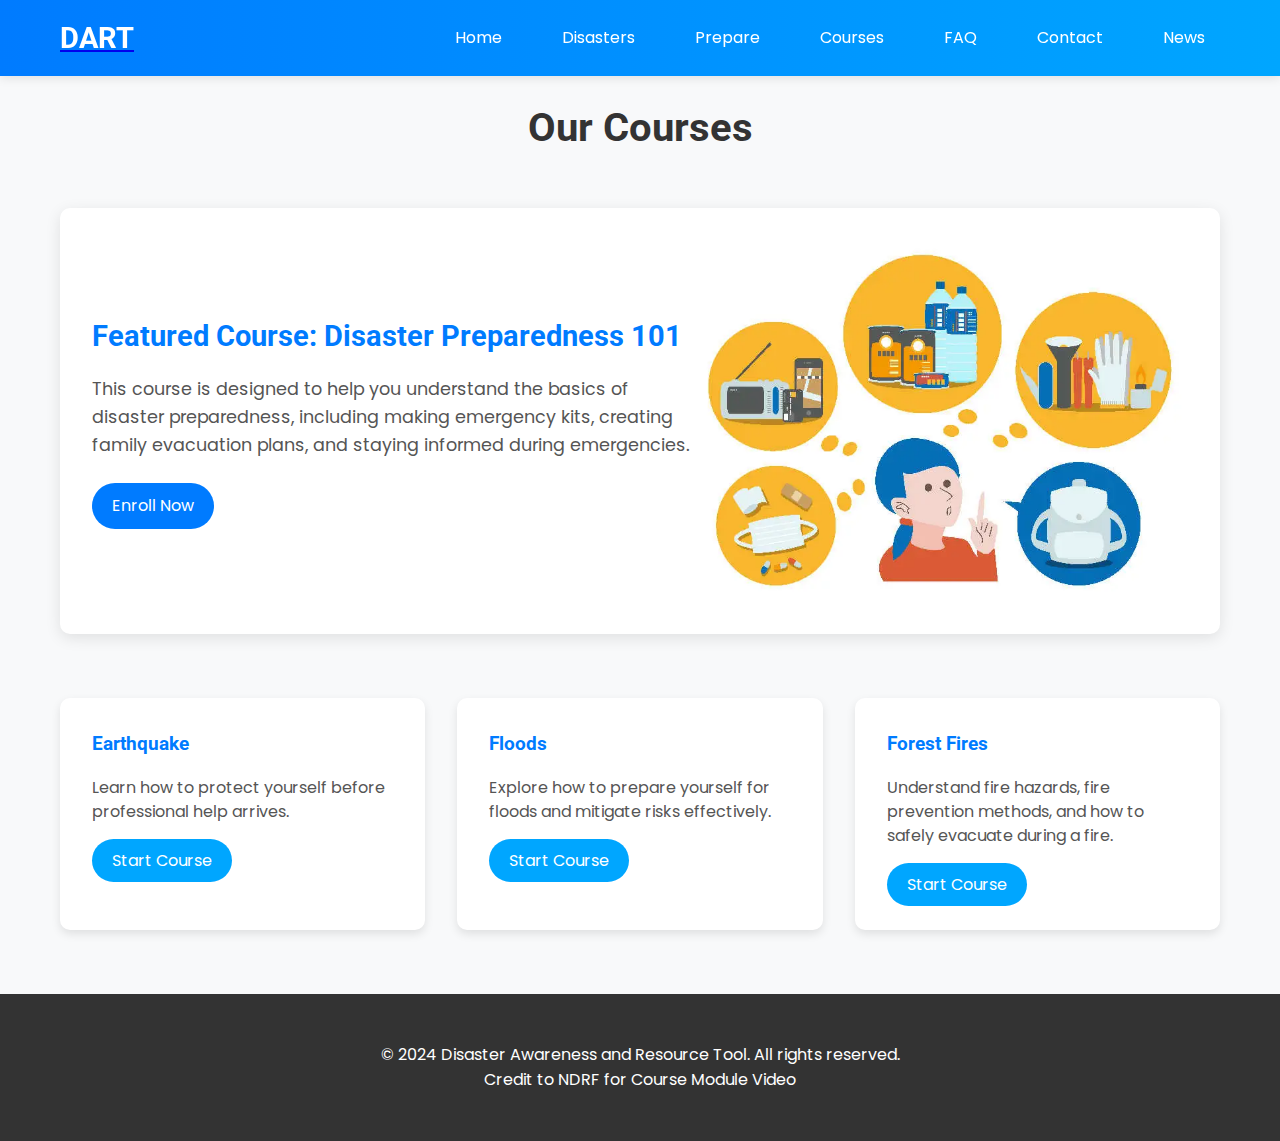
<file: courses.html>
<!-- courses.html -->
<!DOCTYPE html>
<html lang="en">
<head>
    <meta charset="UTF-8">
    <meta name="viewport" content="width=device-width, initial-scale=1.0">
    <title>DART</title>
    <link rel="stylesheet" href="/css/common.css">
    <link rel="stylesheet" href="/css/courses.css">
</head>
<body>

    <!-- Navigation Bar -->
    <nav class="navbar light-mode">
        <div class="container">
            <a href="index.html"><h1>DART</h1></a>
           <!----<div class="hamburger">&#9776;</div>--->
            <ul>
                <li style="--i:1"><a href="index.html">Home</a></li>
                <li style="--i:2"><a href="disasters.html">Disasters</a></li>
                <li style="--i:3"><a href="prepare.html">Prepare</a></li>
                <li style="--i:4"><a href="courses.html">Courses</a></li>
                <li style="--i:5"><a href="faq.html">FAQ</a></li>
                <li style="--i:6"><a href="contact.html">Contact</a></li>
                <li style="--i:7"><a href="news.html">News</a></li>
            </ul>
        </div>
    </nav>

    <!-- Courses Section -->
    <section id="courses" class="section">
        <div class="container">
            <h2>Our Courses</h2>

            <!-- Featured Course Section -->
            <div class="featured-course">
                <div class="featured-content">
                    <h3>Featured Course: Disaster Preparedness 101</h3>
                    <p>This course is designed to help you understand the basics of disaster preparedness, including making emergency kits, creating family evacuation plans, and staying informed during emergencies.</p>
                    <a href="/courses/inst1.html" class="cta-btn">Enroll Now</a>
                </div>
                <div class="featured-image">
                    <img src="/images/Courses.webp" alt="Disaster Preparedness Course">
                </div>
            </div>

            <!-- Grid for Additional Courses -->
            <div class="course-grid">
                <div class="course-item">
                    <h3>Earthquake</h3>
                    <p>Learn how to protect yourself before professional help arrives.</p>
                    <a href="/courses/course2.html" class="btn-secondary">Start Course</a>
                </div>
                <div class="course-item">
                    <h3>Floods</h3>
                    <p>Explore how to prepare yourself for floods and mitigate risks effectively.</p>
                    <a href="/courses/course3.html" class="btn-secondary">Start Course</a>
                </div>
                <div class="course-item">
                    <h3>Forest Fires</h3>
                    <p>Understand fire hazards, fire prevention methods, and how to safely evacuate during a fire.</p>
                    <a href="/courses/course4.html" class="btn-secondary">Start Course</a>
                </div>
            </div>
        </div>
    </section>

    <!-- Footer -->
    <footer>
        <div class="container">
            <p>&copy; 2024 Disaster Awareness and Resource Tool. All rights reserved.</p>
            <p>Credit to NDRF for Course Module Video</p>
        </div>
    </footer>

    <!-- Script for Hamburger Menu -->
    <script>
        const hamburger = document.querySelector('.hamburger');
        const navMenu = document.querySelector('.navbar ul');
      
        hamburger.addEventListener('click', () => {
            navMenu.classList.toggle('active');
        });
    </script>
      
</body>
</html>
</file>
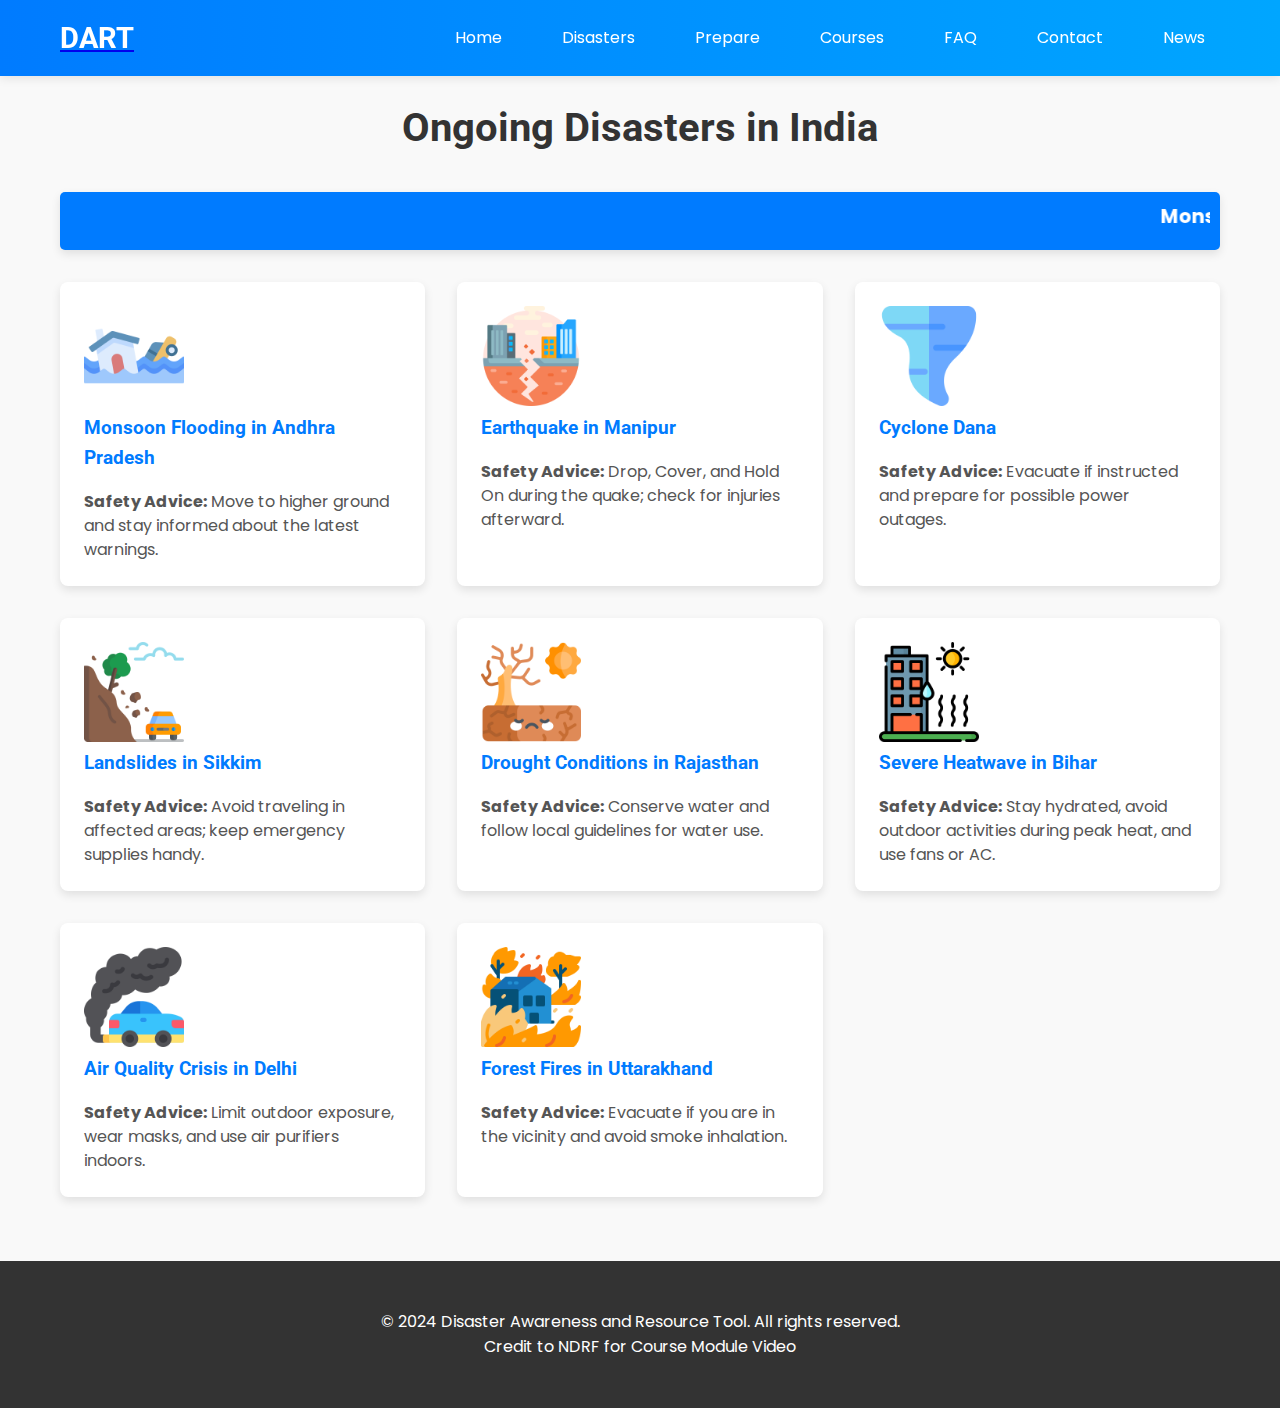
<file: disasters.html>
<!-- disasters.html -->
<!DOCTYPE html>
<html lang="en">
<head>
    <meta charset="UTF-8">
    <meta name="viewport" content="width=device-width, initial-scale=1.0">
    <title>DART</title>
    <link rel="stylesheet" href="/css/common.css">
    <link rel="stylesheet" href="/css/disasters.css">
</head>
<body>

    <nav class="navbar light-mode">
        <div class="container">
            <a href="index.html"><h1>DART</h1></a>
           <!----<div class="hamburger">&#9776;</div>--->
            <ul>
                <li style="--i:1"><a href="index.html">Home</a></li>
                <li style="--i:2"><a href="disasters.html">Disasters</a></li>
                <li style="--i:3"><a href="prepare.html">Prepare</a></li>
                <li style="--i:4"><a href="courses.html">Courses</a></li>
                <li style="--i:5"><a href="faq.html">FAQ</a></li>
                <li style="--i:6"><a href="contact.html">Contact</a></li>
                <li style="--i:7"><a href="news.html">News</a></li>
            </ul>
        </div>
    </nav>

    <!-- Main Section for Disasters -->
    <section id="disasters" class="section">
        <div class="container">
            <h2>Ongoing Disasters in India</h2>
            
            <!-- Marquee for Ongoing Disasters -->
            <div class="marquee-container">
                <marquee behavior="scroll" direction="left" scrollamount="6">
                    <span class="disaster-marquee">
                        Monsoon Flooding in Andhra Pradesh - Severe flooding in multiple districts | 
                        Earthquake in Manipur - 4.1 magnitude felt in several states | 
                        Cyclone Dana impacting Odisha - landfall in Odisha's Puri | 
                        Landslides in Sikkim - loss of around ₹327.67 crore | 
                        Drought conditions in Rajasthan - Water conservation tips | 
                        Severe Heatwave in Bihar - Precautions to take during extreme temperatures | 
                        Air Quality Crisis in Delhi - Stay indoors and use air purifiers | 
                        Forest Fires in Uttarakhand - over 1,000 hectares of forest area |
                    </span>
                </marquee>
            </div>

            <div class="disaster-grid">
                <!-- Quick Survival Guide for each disaster -->
                <div class="disaster-item">
                    <img src="/images/flood.png" alt="Flood" width="100px" height="auto">
                    <h3>Monsoon Flooding in Andhra Pradesh</h3>
                    <p><strong>Safety Advice:</strong> Move to higher ground and stay informed about the latest warnings.</p>
                </div>
                <div class="disaster-item">
                    <img src="/images/earthquake.png" alt="Earthquake" width="100px" height="auto">
                    <h3>Earthquake in Manipur</h3>
                    <p><strong>Safety Advice:</strong> Drop, Cover, and Hold On during the quake; check for injuries afterward.</p>
                </div>
                <div class="disaster-item">
                    <img src="/images/tornado.png" alt="Cyclone" width="100px" height="auto">
                    <h3>Cyclone Dana</h3>
                    <p><strong>Safety Advice:</strong> Evacuate if instructed and prepare for possible power outages.</p>
                </div>
                <div class="disaster-item">
                    <img src="/images/landslide.png" alt="Landslide" width="100px" height="auto">
                    <h3>Landslides in Sikkim</h3>
                    <p><strong>Safety Advice:</strong> Avoid traveling in affected areas; keep emergency supplies handy.</p>
                </div>
                <div class="disaster-item">
                    <img src="/images/drought.png" alt="Drought" width="100px" height="auto">
                    <h3>Drought Conditions in Rajasthan</h3>
                    <p><strong>Safety Advice:</strong> Conserve water and follow local guidelines for water use.</p>
                </div>
                <div class="disaster-item">
                    <img src="/images/heat-wave.png" alt="Heatwave" width="100px" height="auto">
                    <h3>Severe Heatwave in Bihar</h3>
                    <p><strong>Safety Advice:</strong> Stay hydrated, avoid outdoor activities during peak heat, and use fans or AC.</p>
                </div>
                <div class="disaster-item">
                    <img src="/images/car.png" alt="Air Quality" width="100px" height="auto">
                    <h3>Air Quality Crisis in Delhi</h3>
                    <p><strong>Safety Advice:</strong> Limit outdoor exposure, wear masks, and use air purifiers indoors.</p>
                </div>
                <div class="disaster-item">
                    <img src="/images/wildfire.png" alt="Wildfire" width="100px" height="auto">
                    <h3>Forest Fires in Uttarakhand</h3>
                    <p><strong>Safety Advice:</strong> Evacuate if you are in the vicinity and avoid smoke inhalation.</p>
                </div>
            </div>
        </div>
    </section>

    <!-- Footer -->
    <footer>
        <div class="container">
            <p>&copy; 2024 Disaster Awareness and Resource Tool. All rights reserved.</p>
            <p>Credit to NDRF for Course Module Video</p>
        </div>
    </footer>

    <!-- Script for Hamburger Menu -->
    <script>
        const hamburger = document.querySelector('.hamburger');
        const navMenu = document.querySelector('.navbar ul');
      
        hamburger.addEventListener('click', () => {
          navMenu.classList.toggle('active');
        });
    </script>
      
</body>
</html>
</file>
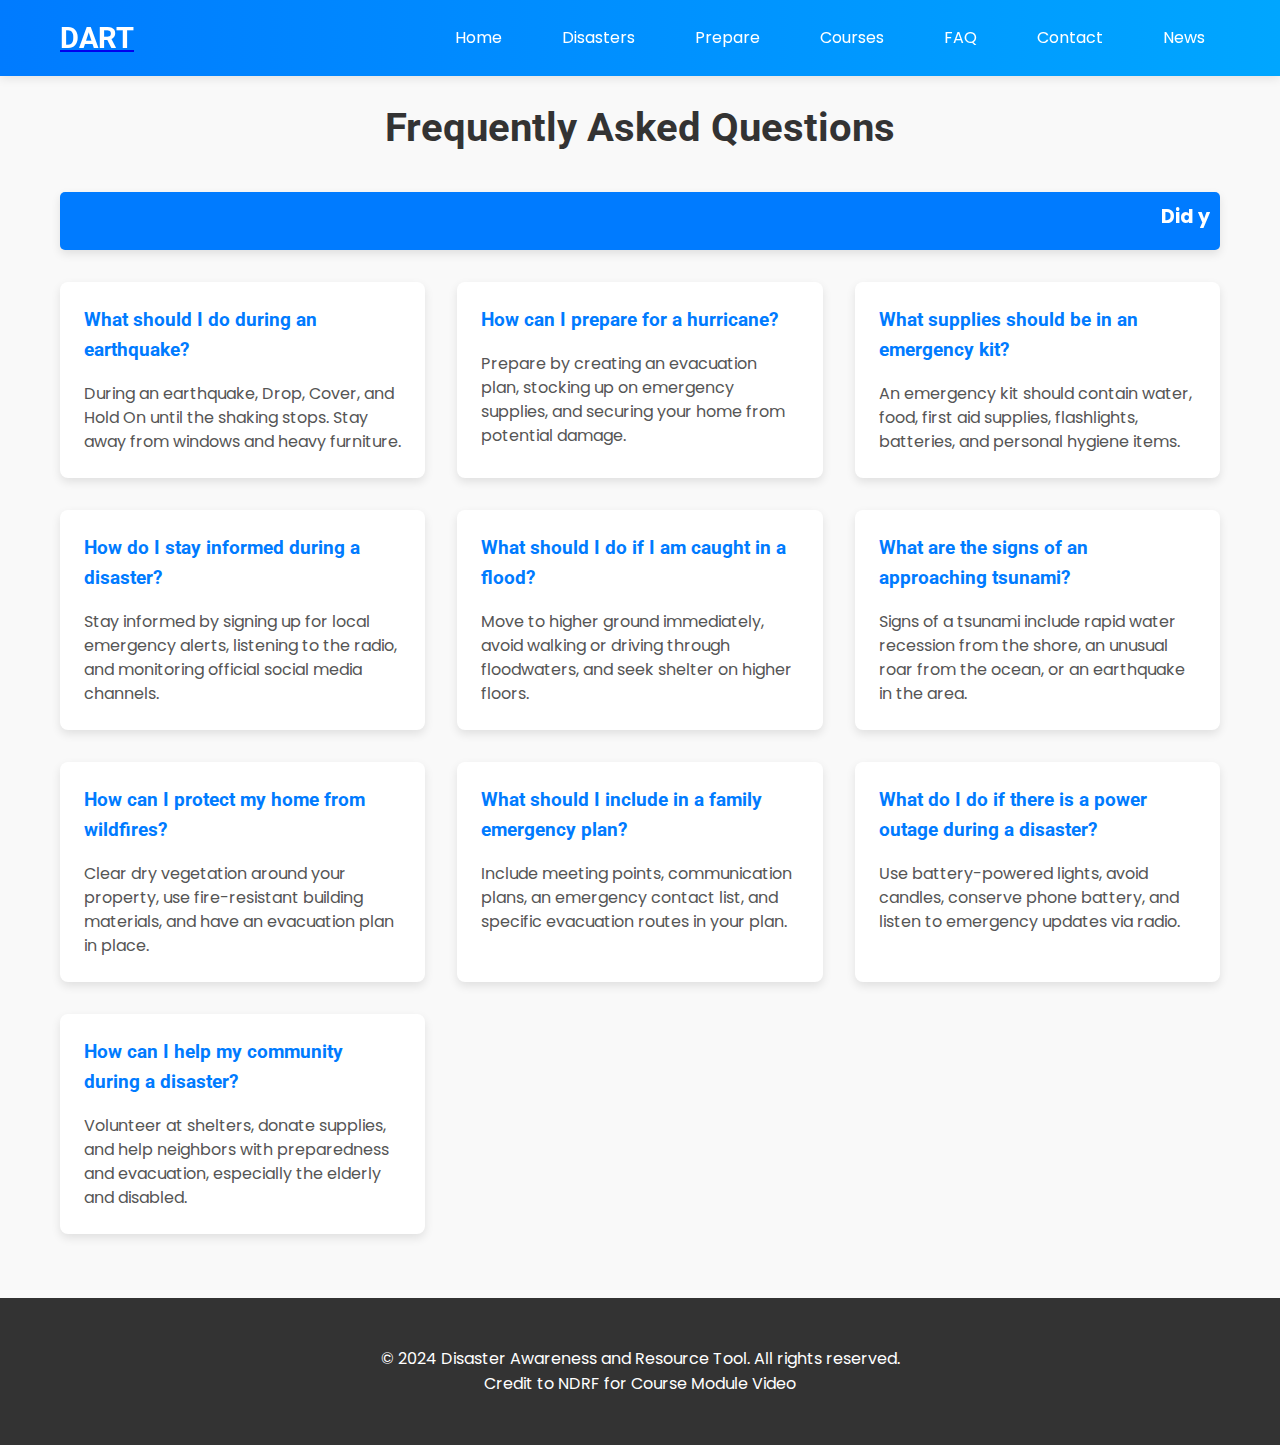
<file: faq.html>
<!-- faq.html -->
<!DOCTYPE html>
<html lang="en">
<head>
    <meta charset="UTF-8">
    <meta name="viewport" content="width=device-width, initial-scale=1.0">
    <title>DART</title>
    <link rel="stylesheet" href="/css/common.css">
    <link rel="stylesheet" href="/css/faq.css">
</head>
<body>

    <!-- Navbar -->
    <nav class="navbar light-mode">
        <div class="container">
            <a href="index.html"><h1>DART</h1></a>
           <!----<div class="hamburger">&#9776;</div>--->
            <ul>
                <li style="--i:1"><a href="index.html">Home</a></li>
                <li style="--i:2"><a href="disasters.html">Disasters</a></li>
                <li style="--i:3"><a href="prepare.html">Prepare</a></li>
                <li style="--i:4"><a href="courses.html">Courses</a></li>
                <li style="--i:5"><a href="faq.html">FAQ</a></li>
                <li style="--i:6"><a href="contact.html">Contact</a></li>
                <li style="--i:7"><a href="news.html">News</a></li>
            </ul>
        </div>
    </nav>

    <!-- FAQ Section -->
    <section id="faq" class="section">
        <div class="container">
            <h2>Frequently Asked Questions</h2>

            <!-- Marquee for Announcements -->
            <div class="marquee-container">
                <marquee behavior="scroll" direction="left" scrollamount="6">
                    <span class="faq-marquee">
                        Did you know? Always have an emergency bag ready with essential supplies | Know your local evacuation routes | Sign up for disaster alerts in your area
                    </span>
                </marquee>
            </div>

            <!-- FAQ Grid -->
            <div class="faq-grid">
                <div class="faq-item">
                    <h3>What should I do during an earthquake?</h3>
                    <p>During an earthquake, Drop, Cover, and Hold On until the shaking stops. Stay away from windows and heavy furniture.</p>
                </div>

                <div class="faq-item">
                    <h3>How can I prepare for a hurricane?</h3>
                    <p>Prepare by creating an evacuation plan, stocking up on emergency supplies, and securing your home from potential damage.</p>
                </div>

                <div class="faq-item">
                    <h3>What supplies should be in an emergency kit?</h3>
                    <p>An emergency kit should contain water, food, first aid supplies, flashlights, batteries, and personal hygiene items.</p>
                </div>

                <div class="faq-item">
                    <h3>How do I stay informed during a disaster?</h3>
                    <p>Stay informed by signing up for local emergency alerts, listening to the radio, and monitoring official social media channels.</p>
                </div>

                <div class="faq-item">
                    <h3>What should I do if I am caught in a flood?</h3>
                    <p>Move to higher ground immediately, avoid walking or driving through floodwaters, and seek shelter on higher floors.</p>
                </div>

                <div class="faq-item">
                    <h3>What are the signs of an approaching tsunami?</h3>
                    <p>Signs of a tsunami include rapid water recession from the shore, an unusual roar from the ocean, or an earthquake in the area.</p>
                </div>

                <div class="faq-item">
                    <h3>How can I protect my home from wildfires?</h3>
                    <p>Clear dry vegetation around your property, use fire-resistant building materials, and have an evacuation plan in place.</p>
                </div>

                <div class="faq-item">
                    <h3>What should I include in a family emergency plan?</h3>
                    <p>Include meeting points, communication plans, an emergency contact list, and specific evacuation routes in your plan.</p>
                </div>

                <div class="faq-item">
                    <h3>What do I do if there is a power outage during a disaster?</h3>
                    <p>Use battery-powered lights, avoid candles, conserve phone battery, and listen to emergency updates via radio.</p>
                </div>

                <div class="faq-item">
                    <h3>How can I help my community during a disaster?</h3>
                    <p>Volunteer at shelters, donate supplies, and help neighbors with preparedness and evacuation, especially the elderly and disabled.</p>
                </div>
            </div>
        </div>
    </section>

    <!-- Footer -->
    <footer>
        <div class="container">
            <p>&copy; 2024 Disaster Awareness and Resource Tool. All rights reserved.</p>
            <p>Credit to NDRF for Course Module Video</p>
        </div>
    </footer>

    <!-- JavaScript for Mobile Navbar Toggle -->
    <script>
        const hamburger = document.querySelector('.hamburger');
        const navMenu = document.querySelector('.navbar ul');
      
        hamburger.addEventListener('click', () => {
            navMenu.classList.toggle('active');
        });
    </script>
      
</body>
</html>
</file>
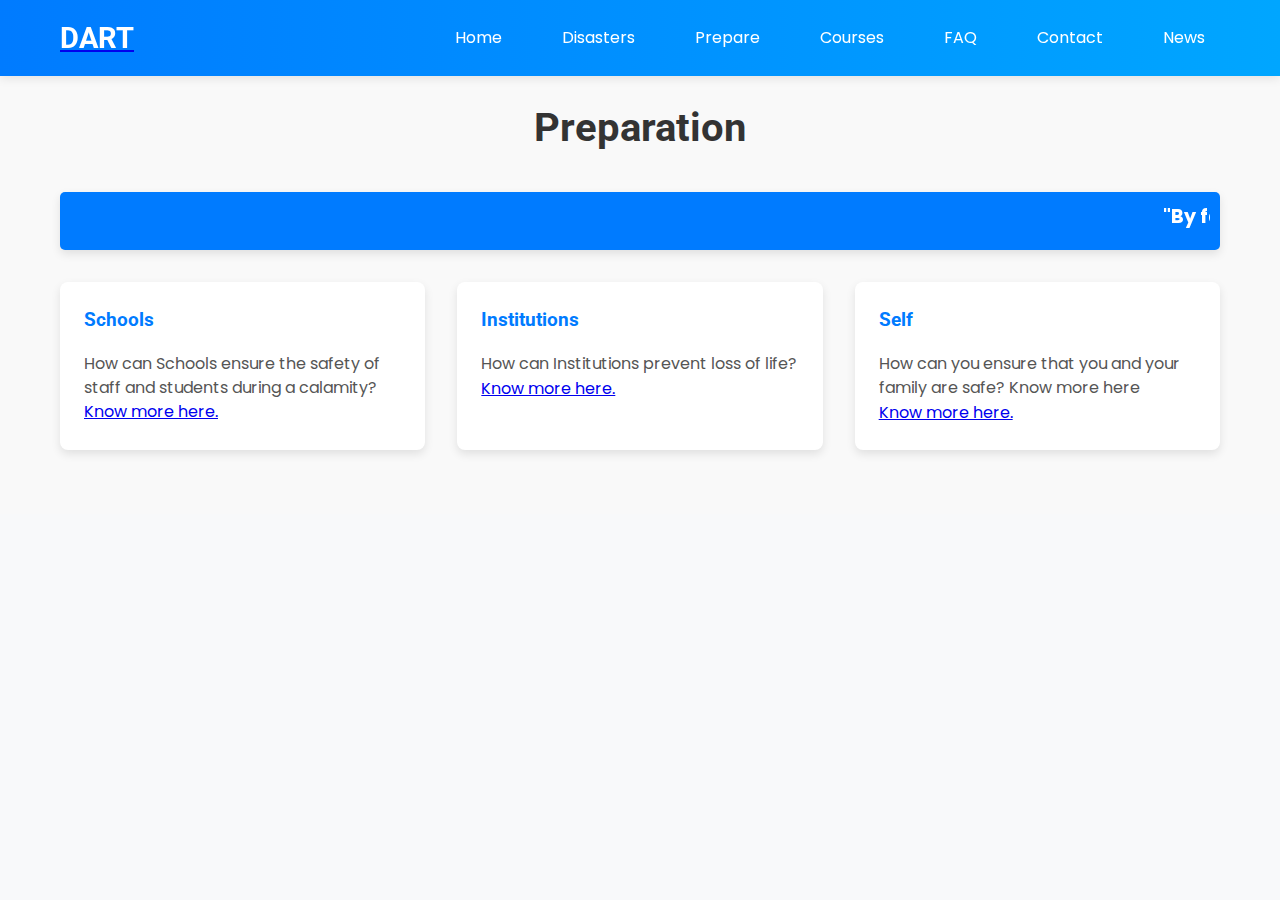
<file: prepare.html>
<!-- prepare.html -->
<!DOCTYPE html>
<html lang="en">
<head>
    <meta charset="UTF-8">
    <meta name="viewport" content="width=device-width, initial-scale=1.0">
    <title>DART</title>
    <link rel="stylesheet" href="/css/common.css">
    <link rel="stylesheet" href="/css/prepare.css">
</head>
<body>

    <!-- Navbar -->
    <nav class="navbar light-mode">
        <div class="container">
            <a href="index.html"><h1>DART</h1></a>
           <!----<div class="hamburger">&#9776;</div>--->
            <ul>
                <li style="--i:1"><a href="index.html">Home</a></li>
                <li style="--i:2"><a href="disasters.html">Disasters</a></li>
                <li style="--i:3"><a href="prepare.html">Prepare</a></li>
                <li style="--i:4"><a href="courses.html">Courses</a></li>
                <li style="--i:5"><a href="faq.html">FAQ</a></li>
                <li style="--i:6"><a href="contact.html">Contact</a></li>
                <li style="--i:7"><a href="news.html">News</a></li>
            </ul>
        </div>
    </nav>

    <!-- Prep Section -->
    <section id="faq" class="section">
        <div class="container">
            <h2>Preparation</h2>

            <!-- Marquee -->
            <div class="marquee-container">
                <marquee behavior="scroll" direction="left" scrollamount="6">
                    <span class="faq-marquee">
                        "By failing to prepare, you are preparing to fail."      |      "Plans are worthless, but planning is indispensable."
                    </span>
                </marquee>
            </div>

            <!-- FAQ Grid -->
            <div class="faq-grid">
                <div class="prep-item">
                    <h3>Schools</h3>
        <p>How can Schools ensure the safety of staff and students during a calamity? 
            <a href="https://megrevenuedm.gov.in/msdma/plans/school-disaster-mgmt-plan.pdf">Know more here.</a>
                </div>

                <div class="prep-item">
                    <h3>Institutions</h3>
                    <p>How can Institutions prevent loss of life?</p>
                    <a href="https://ndma.gov.in/sites/default/files/PDF/Sikkim_Conclave/Session%202/1%20z%20NDMA%20Disaster%20Management%20PPT%20by%20JS%20(PP)%20-%20Revised.pdf">Know more here.</a>
                </div>

                <div class="prep-item">
                    <h3>Self</h3>
                    <p>How can you ensure that you and your family are safe? Know more here</p>
                    <a href="http://rcueslucknow.org/publication/TrainingModules/Dr.A.K.Singh/HandBookDisasterManagement.pdf">Know more here.</a>
                </div>


    <!-- JavaScript for Mobile Navbar Toggle -->
    <script>
        const hamburger = document.querySelector('.hamburger');
        const navMenu = document.querySelector('.navbar ul');
      
        hamburger.addEventListener('click', () => {
            navMenu.classList.toggle('active');
        });
    </script>
      
</body>
</html>
</file>
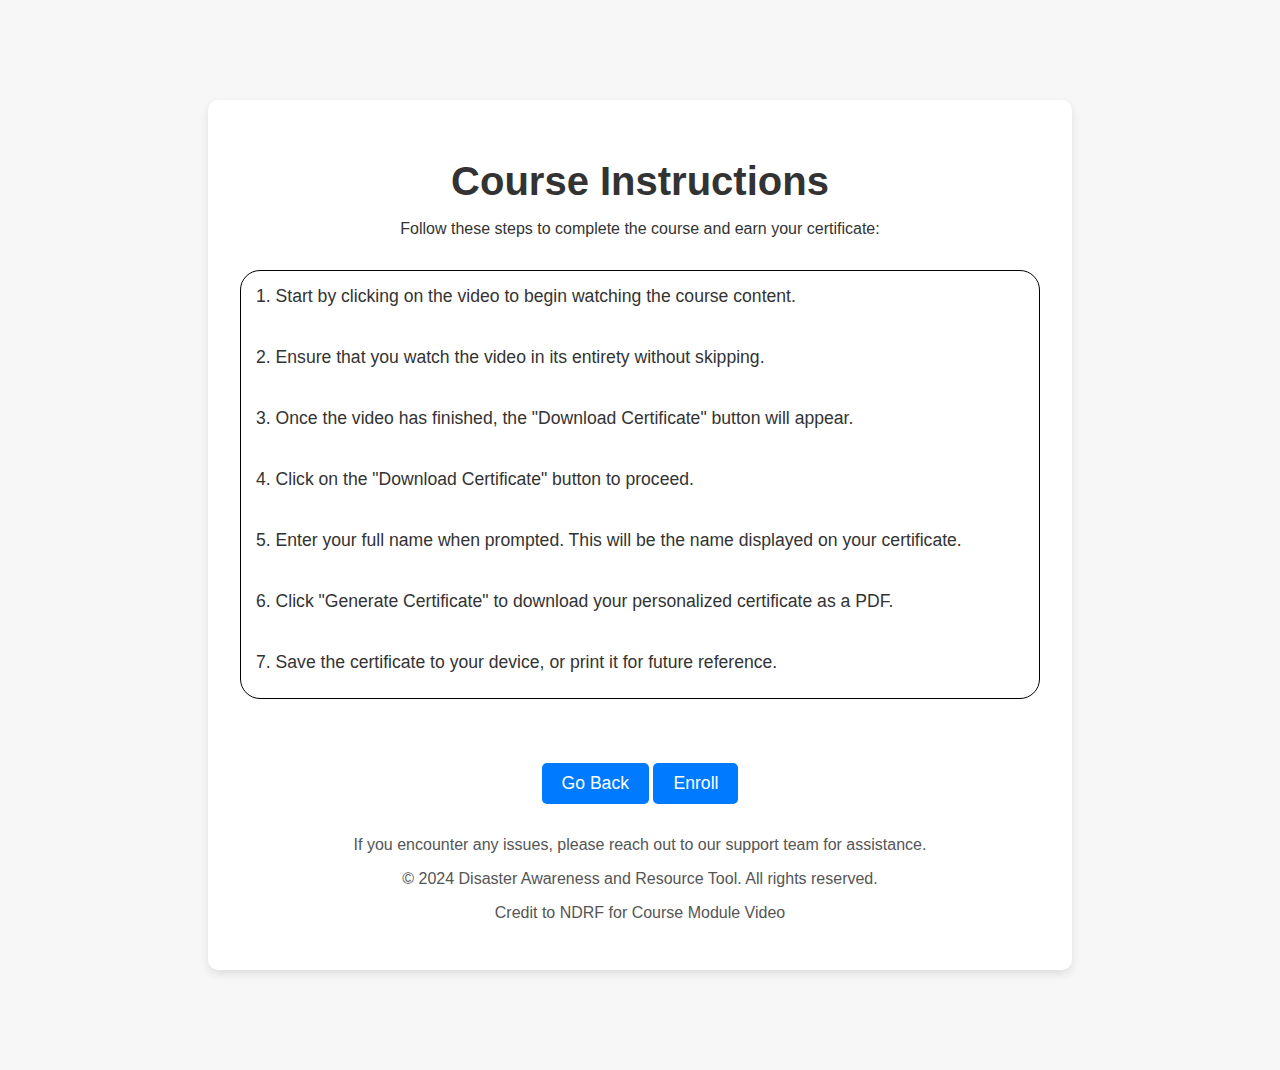
<file: courses/inst1.html>
<!DOCTYPE html>
<html lang="en">
<head>
    <meta charset="UTF-8">
    <meta name="viewport" content="width=device-width, initial-scale=1.0">
    <title>Instructions</title>
    <style>
        /* Default Light Mode Styles */
        body {
            font-family: Arial, sans-serif;
            margin: 0;
            padding: 0;
            background-color: #f7f7f7;
            color: #333;
        }

        /* Container */
        .container {
            max-width: 800px;
            margin: 100px auto; /* Adjusted margin for the fixed navbar */
            padding: 2rem;
            background-color: #fff;
            border-radius: 10px;
            box-shadow: 0 4px 10px rgba(0, 0, 0, 0.1);
            text-align: center;
            animation: fadeIn 1s ease-out;
        }

        /* Heading */
        h1 {
            font-size: 2.5rem;
            margin-bottom: 1rem;
            animation: fadeInDown 1.2s ease-out;
        }

        /* Instructions List */
        ul {
            text-align: left;
            margin: 2rem 0;
            padding: 0;
            list-style: none;
            animation: fadeInUp 1.5s ease-out;
            border-radius: 20px;
            border: 1px solid black;
        }

        ul li {
            padding: 15px;
            margin-bottom: 10px;
            border-radius: 50px;
            font-size: 1.1rem;
        }

        /* Styled Anchors as Buttons */
        .nav-button,
        .prev-button {
            display: inline-block;
            margin-top: 2rem;
            padding: 10px 20px;
            font-size: 1.1rem;
            color: white;
            background-color: #007bff;
            text-decoration: none; /* Remove underline */
            border-radius: 5px;
            cursor: pointer;
            transition: background-color 0.3s ease;
            animation: fadeInUp 1.5s ease-out;
        }

        .nav-button:hover,
        .prev-button:hover {
            background-color: #0056b3;
        }

        /* Footer */
        footer {
            margin-top: 2rem;
            font-size: 1rem;
            color: #555;
            animation: fadeInUp 1.8s ease-out;
        }

        /* Animations */
        @keyframes fadeIn {
            from { opacity: 0; }
            to { opacity: 1; }
        }

        @keyframes fadeInDown {
            from { opacity: 0; transform: translateY(-30px); }
            to { opacity: 1; transform: translateY(0); }
        }

        @keyframes fadeInUp {
            from { opacity: 0; transform: translateY(30px); }
            to { opacity: 1; transform: translateY(0); }
        }

        /* Responsive Design */
        @media (max-width: 768px) {
            h1 {
                font-size: 2rem;
            }

            .container {
                padding: 1.5rem;
            }

            ul li {
                font-size: 1rem;
            }

            .nav-button,
            .prev-button {
                font-size: 1rem;
            }
        }

        /* Dark Mode Styles */
        @media (prefers-color-scheme: dark) {
            body {
                background-color: #121212;
                color: #ffffff;
            }

            .container {
                background-color: #1e1e1e;
                box-shadow: 0 4px 10px rgba(255, 255, 255, 0.1);
            }

            ul {
                border: 1px solid #444;
            }

            ul li {
                background-color: #333;
                color: #ffffff;
            }

            .nav-button,
            .prev-button {
                background-color: #007bff;
            }

            .nav-button:hover,
            .prev-button:hover {
                background-color: #0056b3;
            }

            footer {
                color: #bbb;
            }
        }
    </style>
</head>
<body>
    <div class="container">
        <h1>Course Instructions</h1>
        <p>Follow these steps to complete the course and earn your certificate:</p>
        <ul>
            <li>1. Start by clicking on the video to begin watching the course content.</li>
            <li>2. Ensure that you watch the video in its entirety without skipping.</li>
            <li>3. Once the video has finished, the "Download Certificate" button will appear.</li>
            <li>4. Click on the "Download Certificate" button to proceed.</li>
            <li>5. Enter your full name when prompted. This will be the name displayed on your certificate.</li>
            <li>6. Click "Generate Certificate" to download your personalized certificate as a PDF.</li>
            <li>7. Save the certificate to your device, or print it for future reference.</li>
        </ul>
        
        <!-- Navigation Anchors Styled as Buttons -->
        <a class="nav-button" href="javascript:history.back()">Go Back</a>
        <a class="prev-button" href="course1.html">Enroll</a> <!-- Change 'courses.html' to your desired page -->

        <footer>
            If you encounter any issues, please reach out to our support team for assistance.
            <p>&copy; 2024 Disaster Awareness and Resource Tool. All rights reserved.</p>
            <p>Credit to NDRF for Course Module Video</p>
        </footer>
    </div>
</body>
</html>
</file>
<file: css/courses.css>
/* Courses Page Styles */
#courses {
    padding: 4rem 0;
    background-color: #f8f9fa;
}

h2 {
    text-align: center;
    color: #333;
    margin-top: 2rem;
    margin-bottom: 3rem;
    font-size: 2.5rem;
    animation: fadeInDown 0.8s ease-out;
}

/* Featured Course Section */
.featured-course {
    display: flex;
    align-items: center;
    justify-content: space-between;
    background-color: #fff;
    padding: 2rem;
    border-radius: 10px;
    box-shadow: 0 4px 15px rgba(0, 0, 0, 0.1);
    margin-bottom: 4rem;
    transition: all 0.3s ease;
    animation: slideInRight 1s ease-out;
}

.featured-content {
    max-width: 600px;
}

.featured-content h3 {
    font-size: 1.8rem;
    color: #007BFF;
    margin-bottom: 1rem;
    animation: fadeInLeft 1s ease-out;
}

.featured-content p {
    font-size: 1.1rem;
    margin-bottom: 1.5rem;
    line-height: 1.6;
    color: #555;
    animation: fadeInLeft 1.2s ease-out;
}

.featured-image img {
    max-width: 100%;
    border-radius: 8px;
    animation: fadeInRight 1.5s ease-out;
}

.cta-btn {
    display: inline-block;
    background-color: #007BFF;
    color: #fff;
    padding: 10px 20px;
    border-radius: 50px;
    text-decoration: none;
    transition: all 0.3s ease;
    animation: fadeInUp 1.3s ease-out;
}

.cta-btn:hover {
    background-color: #0056b3;
}

/* Course Grid Styling */
.course-grid {
    display: grid;
    grid-template-columns: repeat(auto-fit, minmax(280px, 1fr));
    gap: 2rem;
    animation: fadeInUp 1s ease-out;
}

.course-item {
    background-color: white;
    padding: 2rem;
    border-radius: 10px;
    box-shadow: 0 4px 10px rgba(0, 0, 0, 0.1);
    transition: all 0.3s ease;
    animation: slideInUp 1s ease-out;
}

.course-item:hover {
    transform: scale(1.03);
}

.course-item h3 {
    color: #007BFF;
    margin-bottom: 1rem;
}

.course-item p {
    font-size: 1rem;
    line-height: 1.5;
    color: #555;
    margin-bottom: 1.5rem;
}

.btn-secondary {
    background-color: #00A6FF;
    color: white;
    padding: 10px 20px;
    border-radius: 50px;
    text-decoration: none;
    transition: all 0.3s ease;
    animation: fadeInUp 1.1s ease-out;
}

.btn-secondary:hover {
    background-color: #007BFF;
}

.navbar.light-mode {
    background: linear-gradient(90deg, #007BFF, #00A6FF) !important;
    color: white !important;
}

.navbar.light-mode h1,
.navbar.light-mode ul li a {
    color: white !important;
}

.navbar.light-mode ul li a:hover {
    background-color: rgba(255, 255, 255, 0.2) !important;
}

/* Responsive Design */
@media (max-width: 768px) {
    h2 {
        font-size: 2rem; /* Smaller heading */
    }

    .featured-course {
        flex-direction: column;
        text-align: center;
        padding: 1.5rem; /* Less padding on mobile */
    }

    .featured-content h3 {
        font-size: 1.5rem; /* Smaller course title */
    }

    .featured-content p {
        font-size: 1rem; /* Smaller course description */
    }

    .featured-image img {
        max-width: 80%; /* Reduce image size */
        margin-top: 1rem;
    }

    .course-grid {
        grid-template-columns: repeat(auto-fit, minmax(200px, 1fr)); /* Adjust grid for smaller items */
    }

    .course-item {
        padding: 1.5rem; /* Less padding on course items */
    }

    .course-item h3 {
        font-size: 1.2rem; /* Smaller course item title */
    }

    .course-item p {
        font-size: 0.9rem; /* Smaller course item description */
    }

    .btn-secondary {
        font-size: 0.9rem; /* Smaller button text */
    }
}

/* Animations */
@keyframes fadeInDown {
    from {
        opacity: 0;
        transform: translateY(-30px);
    }
    to {
        opacity: 1;
        transform: translateY(0);
    }
}

@keyframes fadeInLeft {
    from {
        opacity: 0;
        transform: translateX(-30px);
    }
    to {
        opacity: 1;
        transform: translateX(0);
    }
}

@keyframes fadeInRight {
    from {
        opacity: 0;
        transform: translateX(30px);
    }
    to {
        opacity: 1;
        transform: translateX(0);
    }
}

@keyframes fadeInUp {
    from {
        opacity: 0;
        transform: translateY(30px);
    }
    to {
        opacity: 1;
        transform: translateY(0);
    }
}

@keyframes slideInUp {
    from {
        opacity: 0;
        transform: translateY(50px);
    }
    to {
        opacity: 1;
        transform: translateY(0);
    }
}

@keyframes slideInRight {
    from {
        opacity: 0;
        transform: translateX(100px);
    }
    to {
        opacity: 1;
        transform: translateX(0);
    }
}

@media (prefers-color-scheme: dark) {
    body {
      background-color: #121212; /* Dark theme background */
      color: #e0e0e0; /* Dark theme text color */
    }
  
    .navbar {
      background: linear-gradient(90deg, #1f1f1f, #2a2a2a); /* Dark navbar */
    }
  
    .navbar ul li a {
      color: #e0e0e0; /* Light text color for links */
    }
  
    .navbar ul li a:hover {
      background-color: rgba(255, 255, 255, 0.2);
      transform: translateY(-3px);
    }
  
    footer {
      background-color: #1f1f1f; /* Dark footer */
    }
  
    .social-icons a {
      color: #fff; /* Social icons color */
    }
  
    .social-icons a:hover {
      color: #007BFF; /* Social icons hover color */
    }
    
    /* Navbar on mobile in dark mode */
    @media (max-width: 768px) {
      .navbar ul {
        background-color: rgba(255, 255, 255, 0.1); /* Mobile navbar background in dark mode */
      }
    }
  }
</file>
<file: css/disasters.css>
/* Disasters Page Styles */
#disasters {
    padding: 4rem 0;
    background-color: #f9f9f9;
    animation: fadeInUp 0.8s ease-out;
}

h2 {
    text-align: center;
    color: #333;
    margin-top: 2rem;
    margin-bottom: 2rem;
    font-size: 2.5rem;
    animation: fadeInDown 0.8s ease-out;
}

/* Marquee Styling */
.marquee-container {
    margin-bottom: 2rem;
    background-color: #007BFF;
    padding: 10px;
    border-radius: 5px;
    box-shadow: 0 4px 10px rgba(0, 0, 0, 0.1);
    color: #fff;
    animation: fadeInRight 0.8s ease-out;
}

.disaster-marquee {
    font-size: 1.2rem;
    font-weight: bold;
}

/* Disaster Grid Styling */
.disaster-grid {
    display: grid;
    grid-template-columns: repeat(auto-fit, minmax(280px, 1fr));
    gap: 2rem;
    animation: fadeInUp 1s ease-out;
}

.disaster-item {
    background: white;
    padding: 1.5rem;
    border-radius: 8px;
    box-shadow: 0 4px 10px rgba(0, 0, 0, 0.1);
    transition: all 0.3s ease;
    animation: slideInUp 1.2s ease-out;
}

.disaster-item:hover {
    transform: scale(1.03);
}

.disaster-item h3 {
    color: #007BFF;
    margin-bottom: 1rem;
}

.disaster-item p {
    font-size: 1rem;
    line-height: 1.5;
    color: #555;
}

.navbar.light-mode {
    background: linear-gradient(90deg, #007BFF, #00A6FF) !important;
    color: white !important;
}

.navbar.light-mode h1,
.navbar.light-mode ul li a {
    color: white !important;
}

.navbar.light-mode ul li a:hover {
    background-color: rgba(255, 255, 255, 0.2) !important;
}

/* Responsive Design */
@media (max-width: 768px) {
    .disaster-grid {
        grid-template-columns: 1fr;
    }

    .disaster-marquee {
        font-size: 1rem;
    }
}

/* Animations */
@keyframes fadeInDown {
    from {
        opacity: 0;
        transform: translateY(-30px);
    }
    to {
        opacity: 1;
        transform: translateY(0);
    }
}

@keyframes fadeInRight {
    from {
        opacity: 0;
        transform: translateX(30px);
    }
    to {
        opacity: 1;
        transform: translateX(0);
    }
}

@keyframes fadeInUp {
    from {
        opacity: 0;
        transform: translateY(30px);
    }
    to {
        opacity: 1;
        transform: translateY(0);
    }
}

@keyframes slideInUp {
    from {
        opacity: 0;
        transform: translateY(50px);
    }
    to {
        opacity: 1;
        transform: translateY(0);
    }
}

@media (prefers-color-scheme: dark) {
    body {
      background-color: #121212; /* Dark theme background */
      color: #e0e0e0; /* Dark theme text color */
    }
  
    .navbar {
      background: linear-gradient(90deg, #1f1f1f, #2a2a2a); /* Dark navbar */
    }
  
    .navbar ul li a {
      color: #e0e0e0; /* Light text color for links */
    }
  
    .navbar ul li a:hover {
      background-color: rgba(255, 255, 255, 0.2);
      transform: translateY(-3px);
    }
  
    footer {
      background-color: #1f1f1f; /* Dark footer */
    }
  
    .social-icons a {
      color: #fff; /* Social icons color */
    }
  
    .social-icons a:hover {
      color: #007BFF; /* Social icons hover color */
    }
    
    /* Navbar on mobile in dark mode */
    @media (max-width: 768px) {
      .navbar ul {
        background-color: rgba(255, 255, 255, 0.1); /* Mobile navbar background in dark mode */
      }
    }
  }
</file>
<file: css/faq.css>
/* FAQ Page Styles */
#faq {
    padding: 4rem 0;
    background-color: #f9f9f9;
    animation: fadeIn 1s ease-out; /* Fade-in animation for the entire FAQ section */
}

h2 {
    text-align: center;
    color: #333;
    margin-bottom: 2rem;
    margin-top: 2rem;
    font-size: 2.5rem;
    animation: slideInDown 1s ease-out; /* Slide in from the top */
}

/* Marquee Styling for FAQ */
.marquee-container {
    margin-bottom: 2rem;
    background-color: #007BFF;
    padding: 10px;
    border-radius: 5px;
    box-shadow: 0 4px 10px rgba(0, 0, 0, 0.1);
    color: #fff;
    animation: slideInLeft 1s ease-out; /* Slide in from the left */
}

.faq-marquee {
    font-size: 1.2rem;
    font-weight: bold;
    animation: blink 1s infinite; /* Blinking animation for marquee text */
}

/* FAQ Grid Layout */
.faq-grid {
    display: grid;
    grid-template-columns: repeat(auto-fit, minmax(280px, 1fr));
    gap: 2rem;
    animation: fadeInUp 1s ease-out; /* Fade in from below */
}

.faq-item {
    background: white;
    padding: 1.5rem;
    border-radius: 8px;
    box-shadow: 0 4px 10px rgba(0, 0, 0, 0.1);
    transition: all 0.3s ease;
    animation: bounceIn 1s ease-out; /* Bouncing effect when the item loads */
}

.faq-item:hover {
    transform: scale(1.03);
    animation: pulse 0.5s ease-in-out; /* Pulse animation on hover */
}

.faq-item h3 {
    color: #007BFF;
    margin-bottom: 1rem;
    animation: slideInUp 1s ease-out; /* Slide in from the bottom */
}

.faq-item p {
    font-size: 1rem;
    line-height: 1.5;
    color: #555;
    animation: fadeIn 1.5s ease-out; /* Text fades in with delay */
}

.navbar.light-mode {
    background: linear-gradient(90deg, #007BFF, #00A6FF) !important;
    color: white !important;
}

.navbar.light-mode h1,
.navbar.light-mode ul li a {
    color: white !important;
}

.navbar.light-mode ul li a:hover {
    background-color: rgba(255, 255, 255, 0.2) !important;
}

/* Responsive Styling */
@media (max-width: 768px) {
    .faq-grid {
        grid-template-columns: 1fr;
    }

    .faq-marquee {
        font-size: 1rem;
    }
}

/* Animations */
@keyframes fadeIn {
    from { opacity: 0; }
    to { opacity: 1; }
}

@keyframes fadeInUp {
    from {
        opacity: 0;
        transform: translateY(20px);
    }
    to {
        opacity: 1;
        transform: translateY(0);
    }
}

@keyframes slideInDown {
    from {
        opacity: 0;
        transform: translateY(-20px);
    }
    to {
        opacity: 1;
        transform: translateY(0);
    }
}

@keyframes slideInUp {
    from {
        opacity: 0;
        transform: translateY(20px);
    }
    to {
        opacity: 1;
        transform: translateY(0);
    }
}

@keyframes slideInLeft {
    from {
        opacity: 0;
        transform: translateX(-20px);
    }
    to {
        opacity: 1;
        transform: translateX(0);
    }
}

@keyframes bounceIn {
    0%, 20%, 40%, 60%, 80%, 100% {
        transform: translateY(0);
    }
    50% {
        transform: translateY(-10px);
    }
}

@keyframes pulse {
    0% {
        transform: scale(1);
    }
    50% {
        transform: scale(1.05);
    }
    100% {
        transform: scale(1);
    }
}

@keyframes blink {
    0%, 100% {
        opacity: 1;
    }
    50% {
        opacity: 0.5;
    }
}

@media (prefers-color-scheme: dark) {
    body {
      background-color: #121212; /* Dark theme background */
      color: #e0e0e0; /* Dark theme text color */
    }
  
    .navbar {
      background: linear-gradient(90deg, #1f1f1f, #2a2a2a); /* Dark navbar */
    }
  
    .navbar ul li a {
      color: #e0e0e0; /* Light text color for links */
    }
  
    .navbar ul li a:hover {
      background-color: rgba(255, 255, 255, 0.2);
      transform: translateY(-3px);
    }
  
    footer {
      background-color: #1f1f1f; /* Dark footer */
    }
  
    .social-icons a {
      color: #fff; /* Social icons color */
    }
  
    .social-icons a:hover {
      color: #007BFF; /* Social icons hover color */
    }
    
    /* Navbar on mobile in dark mode */
    @media (max-width: 768px) {
      .navbar ul {
        background-color: rgba(255, 255, 255, 0.1); /* Mobile navbar background in dark mode */
      }
    }
  }
</file>
<file: css/prepare.css>
/* FAQ Page Styles */
#faq {
    padding: 4rem 0;
    background-color: #f9f9f9;
    animation: fadeIn 1s ease-out; /* Fade-in animation for the entire FAQ section */
}

h2 {
    text-align: center;
    color: #333;
    margin-bottom: 2rem;
    margin-top: 2rem;
    font-size: 2.5rem;
    animation: slideInDown 1s ease-out; /* Slide in from the top */
}

/* Marquee Styling for FAQ */
.marquee-container {
    margin-bottom: 2rem;
    background-color: #007BFF;
    padding: 10px;
    border-radius: 5px;
    box-shadow: 0 4px 10px rgba(0, 0, 0, 0.1);
    color: #fff;
    animation: slideInLeft 1s ease-out; /* Slide in from the left */
}

.faq-marquee {
    font-size: 1.2rem;
    font-weight: bold;
    animation: blink 1s infinite; /* Blinking animation for marquee text */
}

/* FAQ Grid Layout */
.faq-grid {
    display: grid;
    grid-template-columns: repeat(auto-fit, minmax(280px, 1fr));
    gap: 2rem;
    animation: fadeInUp 1s ease-out; /* Fade in from below */
}

.prep-item {
    background: white;
    padding: 1.5rem;
    border-radius: 8px;
    box-shadow: 0 4px 10px rgba(0, 0, 0, 0.1);
    transition: all 0.3s ease;
    animation: bounceIn 1s ease-out; /* Bouncing effect when the item loads */
}

.prep-item:hover {
    transform: scale(1.03);
    animation: pulse 0.5s ease-in-out; /* Pulse animation on hover */
}

.prep-item h3 {
    color: #007BFF;
    margin-bottom: 1rem;
    animation: slideInUp 1s ease-out; /* Slide in from the bottom */
}

.prep-item p {
    font-size: 1rem;
    line-height: 1.5;
    color: #555;
    animation: fadeIn 1.5s ease-out; /* Text fades in with delay */
}

.navbar.light-mode {
    background: linear-gradient(90deg, #007BFF, #00A6FF) !important;
    color: white !important;
}

.navbar.light-mode h1,
.navbar.light-mode ul li a {
    color: white !important;
}

.navbar.light-mode ul li a:hover {
    background-color: rgba(255, 255, 255, 0.2) !important;
}

/* Responsive Styling */
@media (max-width: 768px) {
    .faq-grid {
        grid-template-columns: 1fr;
    }

    .faq-marquee {
        font-size: 1rem;
    }
}

/* Animations */
@keyframes fadeIn {
    from { opacity: 0; }
    to { opacity: 1; }
}

@keyframes fadeInUp {
    from {
        opacity: 0;
        transform: translateY(20px);
    }
    to {
        opacity: 1;
        transform: translateY(0);
    }
}

@keyframes slideInDown {
    from {
        opacity: 0;
        transform: translateY(-20px);
    }
    to {
        opacity: 1;
        transform: translateY(0);
    }
}

@keyframes slideInUp {
    from {
        opacity: 0;
        transform: translateY(20px);
    }
    to {
        opacity: 1;
        transform: translateY(0);
    }
}

@keyframes slideInLeft {
    from {
        opacity: 0;
        transform: translateX(-20px);
    }
    to {
        opacity: 1;
        transform: translateX(0);
    }
}

@keyframes bounceIn {
    0%, 20%, 40%, 60%, 80%, 100% {
        transform: translateY(0);
    }
    50% {
        transform: translateY(-10px);
    }
}

@keyframes pulse {
    0% {
        transform: scale(1);
    }
    50% {
        transform: scale(1.05);
    }
    100% {
        transform: scale(1);
    }
}

@keyframes blink {
    0%, 100% {
        opacity: 1;
    }
    50% {
        opacity: 0.5;
    }
}

@media (prefers-color-scheme: dark) {
    body {
      background-color: #121212; /* Dark theme background */
      color: #e0e0e0; /* Dark theme text color */
    }
  
    .navbar {
      background: linear-gradient(90deg, #1f1f1f, #2a2a2a); /* Dark navbar */
    }
  
    .navbar ul li a {
      color: #e0e0e0; /* Light text color for links */
    }
  
    .navbar ul li a:hover {
      background-color: rgba(255, 255, 255, 0.2);
      transform: translateY(-3px);
    }
  
    footer {
      background-color: #1f1f1f; /* Dark footer */
    }
  
    .social-icons a {
      color: #fff; /* Social icons color */
    }
  
    .social-icons a:hover {
      color: #007BFF; /* Social icons hover color */
    }
    
    /* Navbar on mobile in dark mode */
    @media (max-width: 768px) {
      .navbar ul {
        background-color: rgba(255, 255, 255, 0.1); /* Mobile navbar background in dark mode */
      }
    }
  }
</file>
<file: css/common.css>
/* Import Google Fonts */
@import url('https://fonts.googleapis.com/css2?family=Poppins:wght@300;400;600&family=Roboto:wght@400;700&display=swap');

/* Reset and Base Styles */
* {
  margin: 0;
  padding: 0;
  box-sizing: border-box;
}

body {
  font-family: 'Poppins', sans-serif;
  line-height: 1.6;
  background-color: #f8f9fa;
  color: #333;
}

h1, h2, h3 {
  font-family: 'Roboto', sans-serif;
}

.container {
  max-width: 1200px;
  margin: 0 auto;
  padding: 0 20px;
}

/* Navbar */
.navbar {
  background: linear-gradient(90deg, #007BFF, #00A6FF);
  color: white;
  padding: 15px 0;
  position: fixed;
  top: 0;
  width: 100%;
  z-index: 1000;
  box-shadow: 0 2px 10px rgba(0, 0, 0, 0.1);
}

.navbar .container {
  display: flex;
  justify-content: space-between;
  align-items: center;
}

.navbar h1 {
  font-size: 1.8rem;
  color: #fff;
  animation: fadeInDown 0.5s ease-out;
}

.navbar ul {
  list-style: none;
  display: flex;
}

.navbar ul li {
  margin-left: 30px;
  animation: fadeInDown 0.5s ease-out;
  animation-delay: calc(0.1s * var(--i));
}

.navbar ul li a {
  color: white;
  font-size: 1rem;
  padding: 10px 15px;
  text-decoration: none;
  transition: all 0.3s ease;
  border-radius: 5px;
}

.navbar ul li a:hover {
  background-color: rgba(255, 255, 255, 0.2);
  transform: translateY(-3px);
}

/* Footer */
footer {
  background-color: #333;
  color: #fff;
  padding: 3rem 0;
  text-align: center;
}

.social-icons {
  margin-top: 1.5rem;
}

.social-icons a {
  color: #fff;
  font-size: 1.5rem;
  margin: 0 10px;
  transition: color 0.3s ease;
}

.social-icons a:hover {
  color: #007BFF;
}

.navbar.light-mode {
  background: linear-gradient(90deg, #007BFF, #00A6FF) !important;
  color: white !important;
}

.navbar.light-mode h1,
.navbar.light-mode ul li a {
  color: white !important;
}

.navbar.light-mode ul li a:hover {
  background-color: rgba(255, 255, 255, 0.2) !important;
}

/* Responsive Design */
@media (max-width: 768px) {
  .navbar ul {
    display: none;
  }
}

/* Animations */
@keyframes fadeIn {
  from { opacity: 0; }
  to { opacity: 1; }
}

@keyframes fadeInUp {
  from {
    opacity: 0;
    transform: translateY(20px);
  }
  to {
    opacity: 1;
    transform: translateY(0);
  }
}

@keyframes fadeInDown {
  from {
    opacity: 0;
    transform: translateY(-20px);
  }
  to {
    opacity: 1;
    transform: translateY(0);
  }
}

@keyframes slideInDown {
  from {
    transform: translateY(-100px);
    opacity: 0;
  }
  to {
    transform: translateY(0);
    opacity: 1;
  }
}

@keyframes slideInUp {
  from {
    transform: translateY(100px);
    opacity: 0;
  }
  to {
    transform: translateY(0);
    opacity: 1;
  }
}

@keyframes slideInLeft {
  from {
    transform: translateX(-100px);
    opacity: 0;
  }
  to {
    transform: translateX(0);
    opacity: 1;
  }
}
</file>
